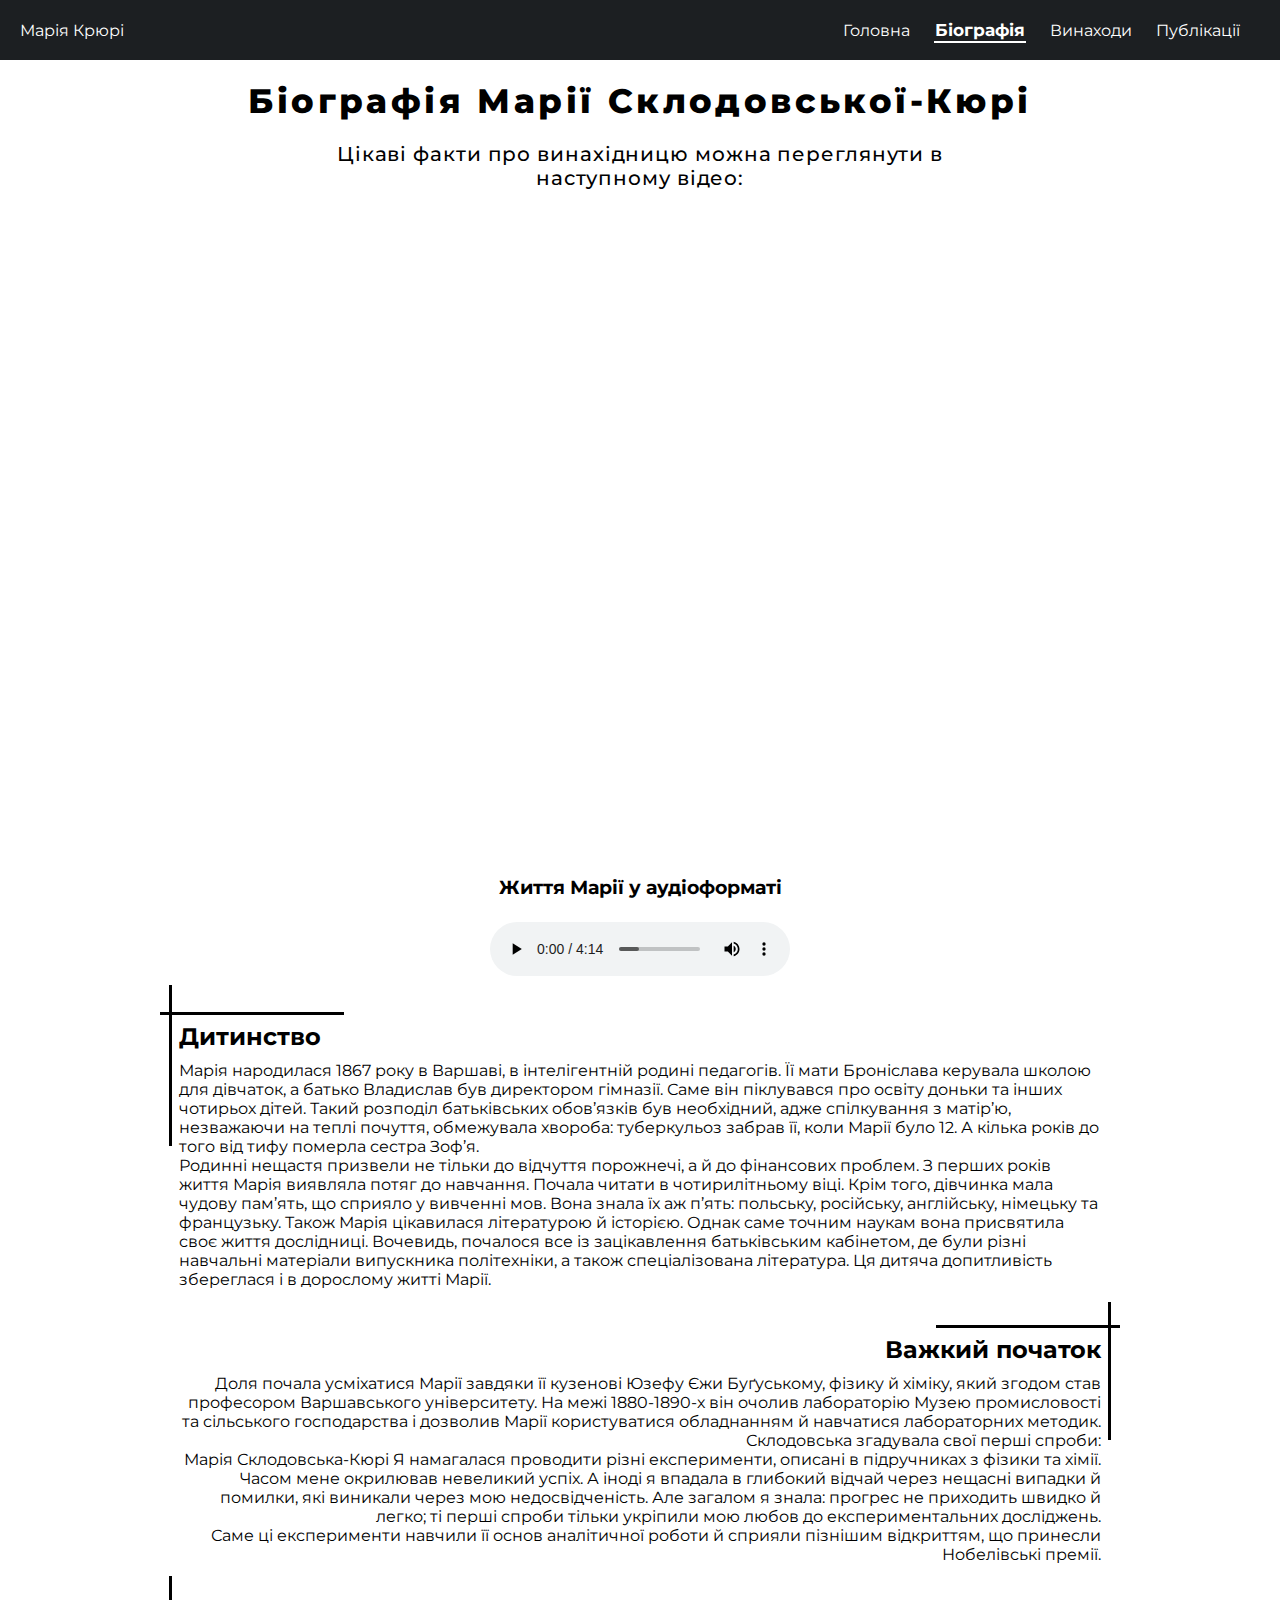
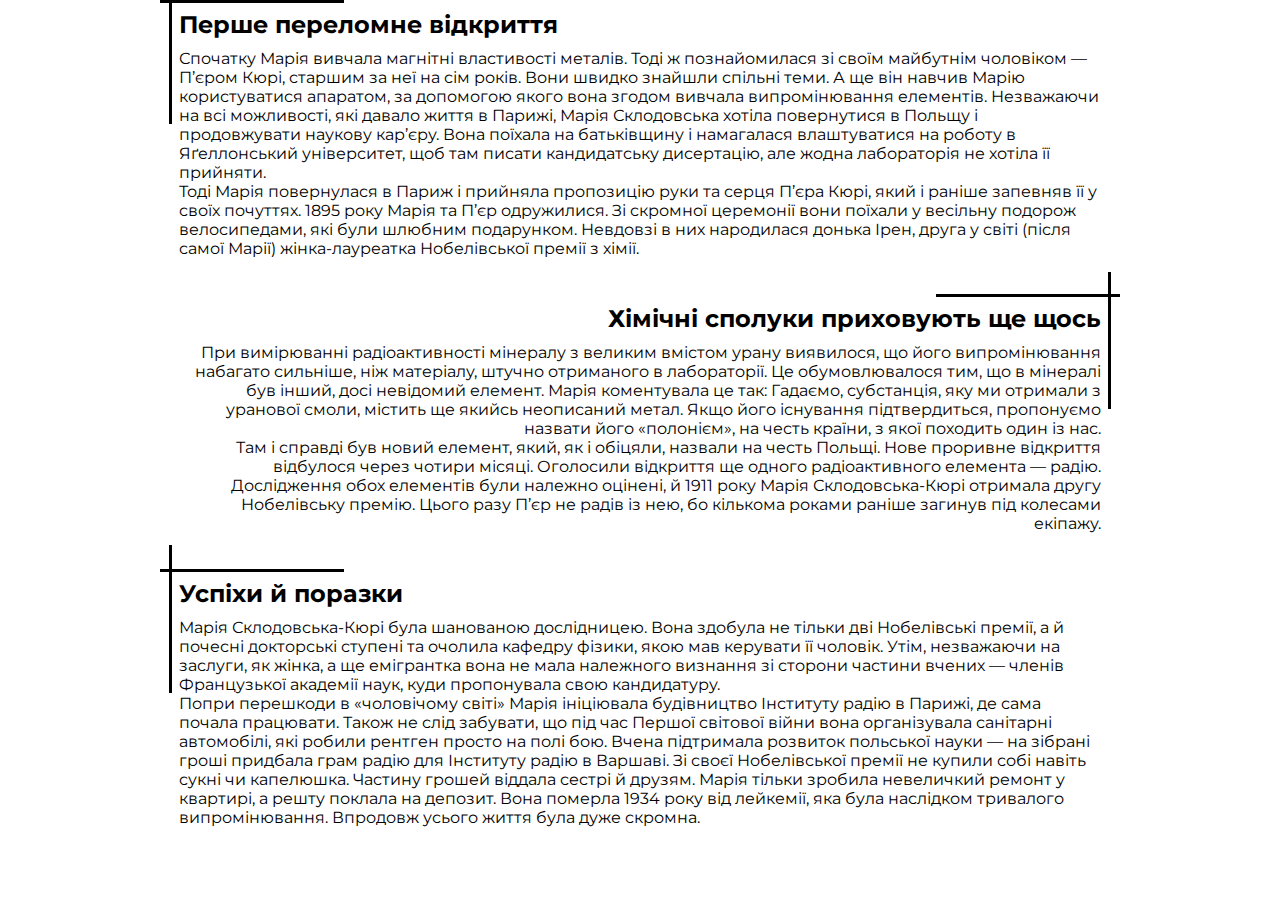
<file: bio.html>
<!DOCTYPE html>
<html>

<head>
    <title>Біографія</title>
    <link rel="stylesheet" href="css/style.css">
    <meta name="viewport" content="width=device-width, initial-scale=1">
</head>

<body>

    <header class="header">
        <div class="header-logo">Марія Крюрі</div>
        <div class="menu">
            <a href="/index.html" class="menu-item">Головна</a>
            <a href="/bio.html" class="menu-item active">Біографія</a>
            <a href="/invention.html" class="menu-item">Винаходи</a>
            <a href="/table.html" class="menu-item">Публікації</a>
        </div>
    </header>

    <div class="content-bio">
        <div class="title">
            <h1>Біографія Марії Склодовської-Кюрі</h1>
            <h2>Цікаві факти про винахідницю можна переглянути в наступному відео:</h2>
        </div>

        <div class="content-video">
            <iframe width="100%" height="100%" src="https://www.youtube.com/embed/_8dkaMkou_w?si=WavJ_647ao90aTCF"
                frameborder="0" allowfullscreen class="video"></iframe>
        </div>
        
        <div class="content-audio">
            <h3>Життя Марії у аудіоформаті</h2>
            <audio controls>
                <source src="info-audio.mp3" type="audio/mpeg">
                Текст, який відобразиться, якщо браузер не підтримує аудіо.
            </audio>
        </div>

        <div class="content-text">
            <div class="info info-even">
                <h2 class="info-title">
                    Дитинство
                </h2>
                <p class="info-text">
                    Марія народилася 1867 року в Варшаві, в інтелігентній родині педагогів. Її мати Броніслава керувала
                    школою для дівчаток, а батько Владислав був директором гімназії. Саме він піклувався про освіту
                    доньки
                    та інших чотирьох дітей. Такий розподіл батьківських обов’язків був необхідний, адже спілкування з
                    матір’ю, незважаючи на теплі почуття, обмежувала хвороба: туберкульоз забрав її, коли Марії було 12.
                    А
                    кілька років до того від тифу померла сестра Зоф’я.
                    <br>
                    Родинні нещастя призвели не тільки до відчуття
                    порожнечі, а й до фінансових проблем. З перших років життя Марія виявляла потяг до навчання. Почала
                    читати в чотирилітньому віці. Крім того, дівчинка мала чудову пам’ять, що сприяло у вивченні мов.
                    Вона
                    знала їх аж п’ять: польську, російську, англійську, німецьку та французьку. Також Марія цікавилася
                    літературою й історією. Однак саме точним наукам вона присвятила своє життя дослідниці. Вочевидь,
                    почалося все із зацікавлення батьківським кабінетом, де були різні навчальні матеріали випускника
                    політехніки, а також спеціалізована література. Ця дитяча допитливість збереглася і в дорослому
                    житті
                    Марії.
                </p>
            </div>

            <div class="info info-odd">
                <h2 class="info-title">
                    Важкий початок
                </h2>
                <p class="info-text">
                    Доля почала усміхатися Марії завдяки її кузенові Юзефу Єжи Буґуському, фізику й хіміку, який згодом
                    став
                    професором Варшавського університету. На межі 1880-1890-х він очолив лабораторію Музею промисловості
                    та
                    сільського господарства і дозволив Марії користуватися обладнанням й навчатися лабораторних методик.
                    Склодовська згадувала свої перші спроби:
                    <br>
                    Марія Склодовська-Кюрі
                    Я намагалася проводити різні експерименти, описані в підручниках з фізики та хімії. Часом мене
                    окрилював
                    невеликий успіх. А іноді я впадала в глибокий відчай через нещасні випадки й помилки, які виникали
                    через
                    мою недосвідченість. Але загалом я знала: прогрес не приходить швидко й легко; ті перші спроби
                    тільки
                    укріпили мою любов до експериментальних досліджень.
                    <br>
                    Саме ці експерименти навчили її основ аналітичної роботи й сприяли пізнішим відкриттям, що принесли
                    Нобелівські премії.
                </p>
            </div>

            <div class="info info-even">
                <h2 class="info-title">
                    Перше переломне відкриття
                </h2>
                <p class="info-text">
                    Спочатку Марія вивчала магнітні властивості металів. Тоді ж познайомилася зі своїм майбутнім
                    чоловіком —
                    П’єром Кюрі, старшим за неї на сім років. Вони швидко знайшли спільні теми. А ще він навчив Марію
                    користуватися апаратом, за допомогою якого вона згодом вивчала випромінювання елементів. Незважаючи
                    на
                    всі можливості, які давало життя в Парижі, Марія Склодовська хотіла повернутися в Польщу і
                    продовжувати
                    наукову кар’єру. Вона поїхала на батьківщину і намагалася влаштуватися на роботу в Яґеллонський
                    університет, щоб там писати кандидатську дисертацію, але жодна лабораторія не хотіла її прийняти.
                    <br>
                    Тоді Марія повернулася в Париж і прийняла пропозицію руки та серця П’єра Кюрі, який і раніше
                    запевняв її
                    у своїх почуттях. 1895 року Марія та П’єр одружилися. Зі скромної церемонії вони поїхали у весільну
                    подорож велосипедами, які були шлюбним подарунком. Невдовзі в них народилася донька Ірен, друга у
                    світі
                    (після самої Марії) жінка-лауреатка Нобелівської премії з хімії.
                </p>
            </div>

            <div class="info info-odd">
                <h2 class="info-title">
                    Хімічні сполуки приховують ще щось
                </h2>
                <p class="info-text">
                    При вимірюванні радіоактивності мінералу з великим вмістом урану виявилося, що його випромінювання
                    набагато сильніше, ніж матеріалу, штучно отриманого в лабораторії. Це обумовлювалося тим, що в
                    мінералі
                    був інший, досі невідомий елемент. Марія коментувала це так: Гадаємо, субстанція, яку ми отримали з
                    уранової смоли, містить ще якийсь неописаний метал. Якщо його існування підтвердиться, пропонуємо
                    назвати його «полонієм», на честь країни, з якої походить один із нас.
                    <br>
                    Там і справді був новий елемент, який, як і обіцяли, назвали на честь Польщі. Нове проривне
                    відкриття
                    відбулося через чотири місяці. Оголосили відкриття ще одного радіоактивного елемента — радію.
                    Дослідження обох елементів були належно оцінені, й 1911 року Марія Склодовська-Кюрі отримала другу
                    Нобелівську премію. Цього разу П’єр не радів із нею, бо кількома роками раніше загинув під колесами
                    екіпажу.
                </p>
            </div>

            <div class="info info-even">
                <h2 class="info-title">
                    Успіхи й поразки
                </h2>
                <p class="info-text">
                    Марія Склодовська-Кюрі була шанованою дослідницею. Вона здобула не тільки дві Нобелівські премії, а
                    й
                    почесні докторські ступені та очолила кафедру фізики, якою мав керувати її чоловік. Утім, незважаючи
                    на
                    заслуги, як жінка, а ще емігрантка вона не мала належного визнання зі сторони частини вчених —
                    членів
                    Французької академії наук, куди пропонувала свою кандидатуру.
                    <br>
                    Попри перешкоди в «чоловічому світі» Марія ініціювала будівництво Інституту радію в Парижі, де сама
                    почала працювати. Також не слід забувати, що під час Першої світової війни вона організувала
                    санітарні
                    автомобілі, які робили рентген просто на полі бою. Вчена підтримала розвиток польської науки — на
                    зібрані гроші придбала грам радію для Інституту радію в Варшаві. Зі своєї Нобелівської премії не
                    купили
                    собі навіть сукні чи капелюшка. Частину грошей віддала сестрі й друзям. Марія тільки зробила
                    невеличкий
                    ремонт у квартирі, а решту поклала на депозит. Вона померла 1934 року від лейкемії, яка була
                    наслідком
                    тривалого випромінювання. Впродовж усього життя була дуже скромна.
                </p>
            </div>
            <div class="footer"></div>
        </div>
    </div>


</body>

</html>
</file>
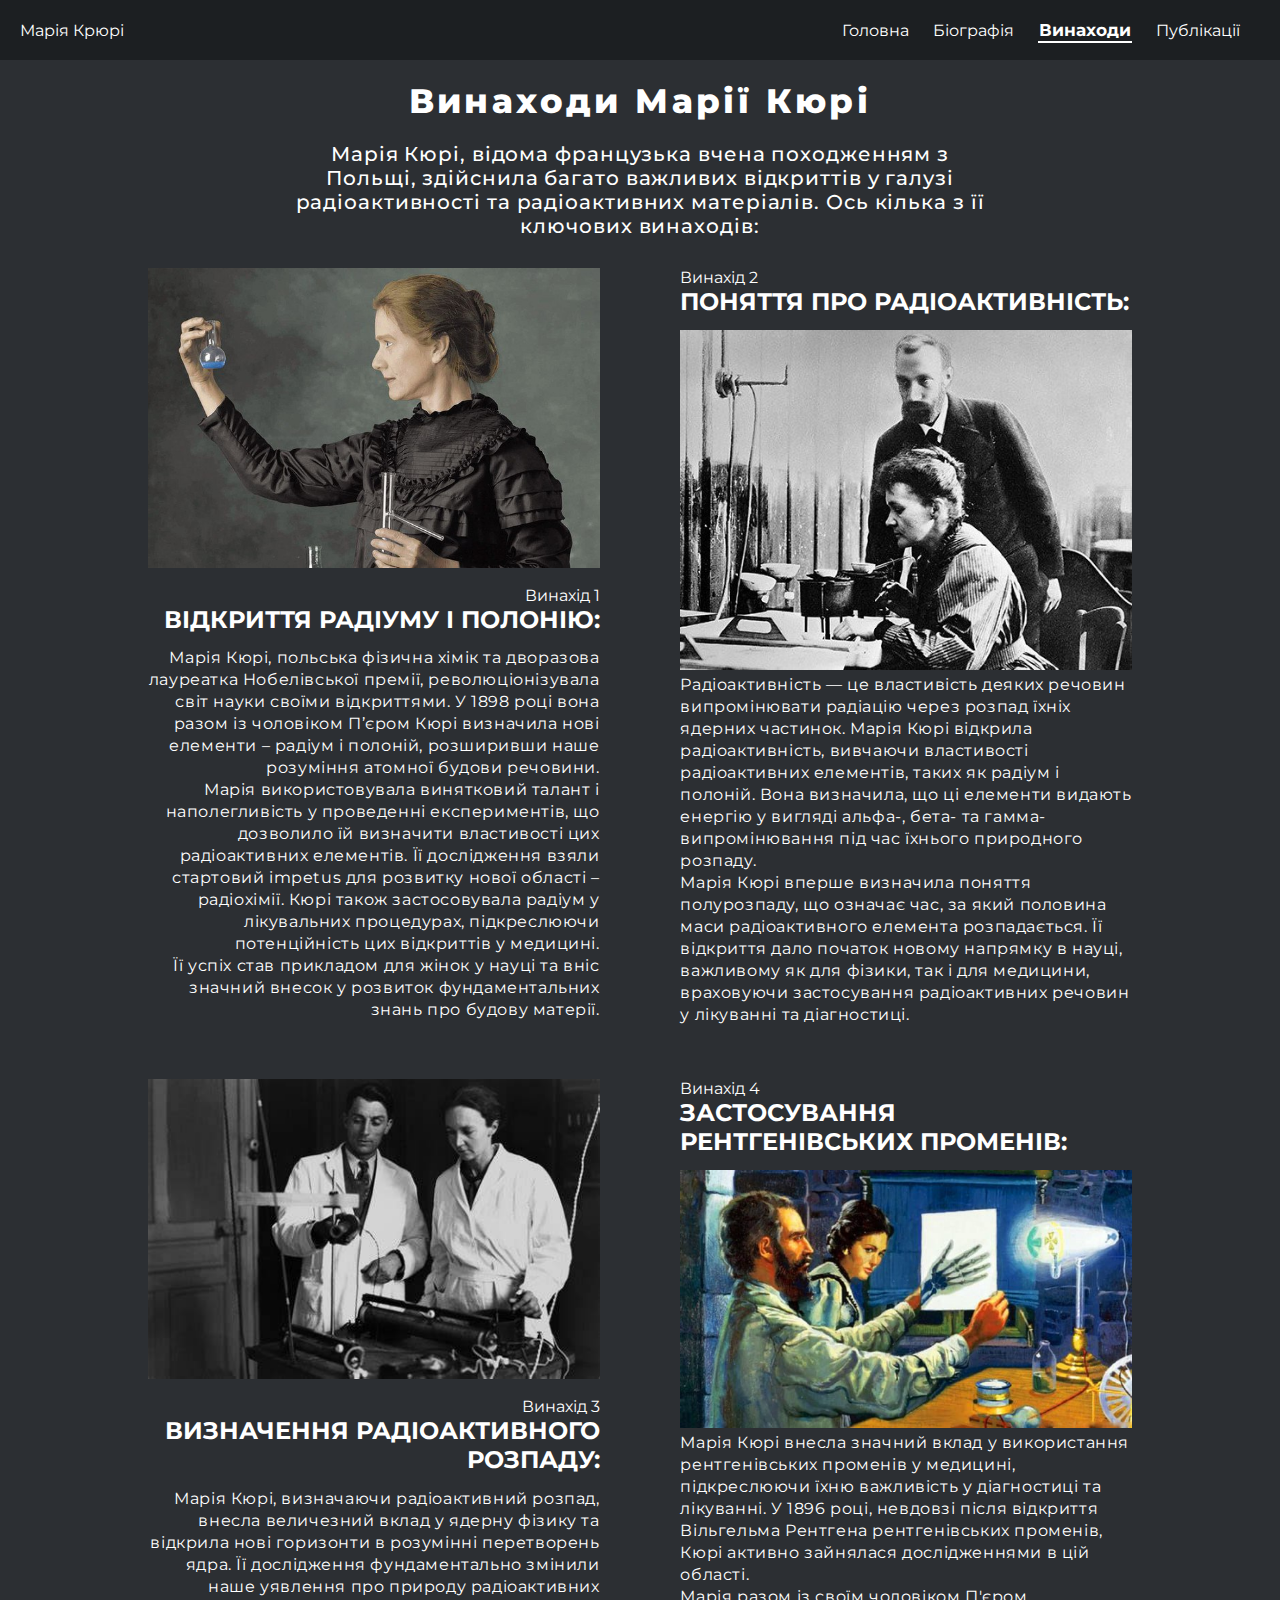
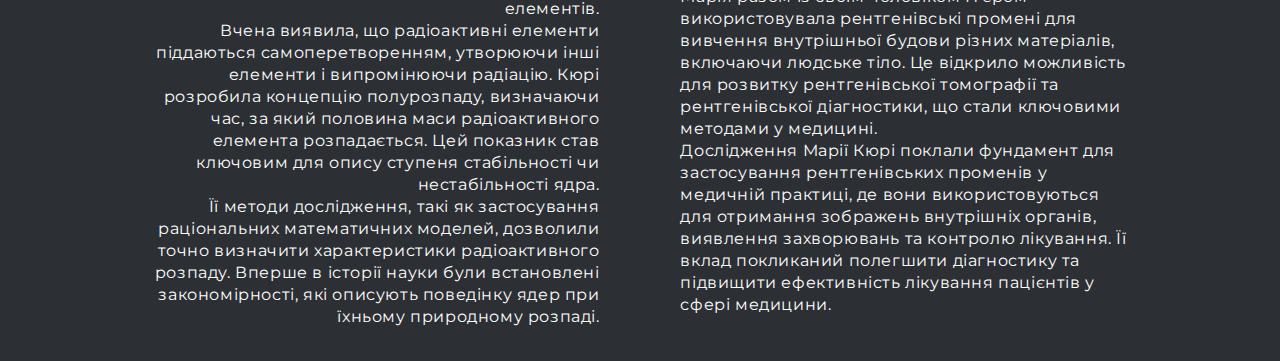
<file: invention.html>
<!DOCTYPE html>
<html>

<head>
    <meta name="viewport" content="width=device-width, initial-scale=1">
    <link rel="stylesheet" href="css/style.css">
    <title>Винаходи</title>
</head>

<body>

    <header class="header">
        <div class="header-logo">Марія Крюрі</div>
        <div class="menu">
            <a href="/index.html" class="menu-item">Головна</a>
            <a href="/bio.html" class="menu-item">Біографія</a>
            <a href="/invention.html" class="menu-item active">Винаходи</a>
            <a href="/table.html" class="menu-item">Публікації</a>
        </div>
    </header>

    <div class="boss">
        <div class="title">
            <h1>Винаходи Марії Кюрі</h1>
            <h2>Марія Кюрі, відома французька вчена походженням з Польщі, здійснила багато важливих відкриттів у галузі
                радіоактивності та радіоактивних матеріалів. Ось кілька з її ключових винаходів:</h2>
        </div>
        <div class="container">
            <div class="block odd">
                <img class="image" src="/images/inv.jpg" alt="Фото">
                <h3>Винахід 1</h3>
                <h2>Відкриття радіуму і полонію:</h2>
                <p>
                    Марія Кюрі, польська фізична хімік та дворазова лауреатка Нобелівської премії, революціонізувала
                    світ
                    науки своїми відкриттями. У 1898 році вона разом із чоловіком П’єром Кюрі визначила нові елементи –
                    радіум і полоній, розширивши наше розуміння атомної будови речовини.
                    <br>
                    Марія використовувала винятковий талант і наполегливість у проведенні експериментів, що дозволило їй
                    визначити властивості цих радіоактивних елементів. Її дослідження взяли стартовий impetus для
                    розвитку нової області – радіохімії. Кюрі також застосовувала радіум у лікувальних процедурах,
                    підкреслюючи потенційність цих відкриттів у медицині.
                    <br>
                    Її успіх став прикладом для жінок у науці та вніс значний внесок у розвиток фундаментальних знань
                    про будову матерії.
                </p>
            </div>
            <div class="block even">
                <h3>Винахід 2</h3>
                <h2>Поняття про радіоактивність:</h2>
                <img class="image" src="/images/1180.jpeg" alt="Фото">
                <p>
                    Радіоактивність — це властивість деяких речовин випромінювати радіацію через розпад їхніх ядерних
                    частинок. Марія Кюрі відкрила радіоактивність, вивчаючи властивості радіоактивних елементів, таких
                    як радіум і полоній. Вона визначила, що ці елементи видають енергію у вигляді альфа-, бета- та
                    гамма-випромінювання під час їхнього природного розпаду.
                    <br>
                    Марія Кюрі вперше визначила поняття полурозпаду, що означає час, за який половина маси
                    радіоактивного елемента розпадається. Її відкриття дало початок новому напрямку в науці, важливому
                    як для фізики, так і для медицини, враховуючи застосування радіоактивних речовин у лікуванні та
                    діагностиці.
                </p>
            </div>
        </div>

        <div class="container">
            <div class="block odd">
                <img class="image" src="/images/rozpad.jpg" alt="Фото">
                <h3>Винахід 3</h3>
                <h2>Визначення радіоактивного розпаду:</h2>
                <p>
                    Марія Кюрі, визначаючи радіоактивний розпад, внесла величезний вклад у ядерну фізику та відкрила
                    нові горизонти в розумінні перетворень ядра. Її дослідження фундаментально змінили наше уявлення про
                    природу радіоактивних елементів.
                    <br>
                    Вчена виявила, що радіоактивні елементи піддаються самоперетворенням, утворюючи інші елементи і
                    випромінюючи радіацію. Кюрі розробила концепцію полурозпаду, визначаючи час, за який половина маси
                    радіоактивного елемента розпадається. Цей показник став ключовим для опису ступеня стабільності чи
                    нестабільності ядра.
                    <br>
                    Її методи дослідження, такі як застосування раціональних математичних моделей, дозволили точно
                    визначити характеристики радіоактивного розпаду. Вперше в історії науки були встановлені
                    закономірності, які описують поведінку ядер при їхньому природному розпаді.
                </p>
            </div>
            <div class="block even">
                <h3>Винахід 4</h3>
                <h2>Застосування рентгенівських променів:</h2>
                <img class="image" src="/images/rentgen.jpg" alt="Фото">
                <p>
                    Марія Кюрі внесла значний вклад у використання рентгенівських променів у медицині, підкреслюючи їхню
                    важливість у діагностиці та лікуванні. У 1896 році, невдовзі після відкриття Вільгельма Рентгена
                    рентгенівських променів, Кюрі активно зайнялася дослідженнями в цій області.
                    <br>
                    Марія разом із своїм чоловіком П'єром використовувала рентгенівські промені для вивчення внутрішньої
                    будови різних матеріалів, включаючи людське тіло. Це відкрило можливість для розвитку рентгенівської
                    томографії та рентгенівської діагностики, що стали ключовими методами у медицині.
                    <br>
                    Дослідження Марії Кюрі поклали фундамент для застосування рентгенівських променів у медичній
                    практиці, де вони використовуються для отримання зображень внутрішніх органів, виявлення захворювань
                    та контролю лікування. Її вклад покликаний полегшити діагностику та підвищити ефективність лікування
                    пацієнтів у сфері медицини.
                </p>
            </div>
        </div>
    </div>


</body>

</html>
</file>
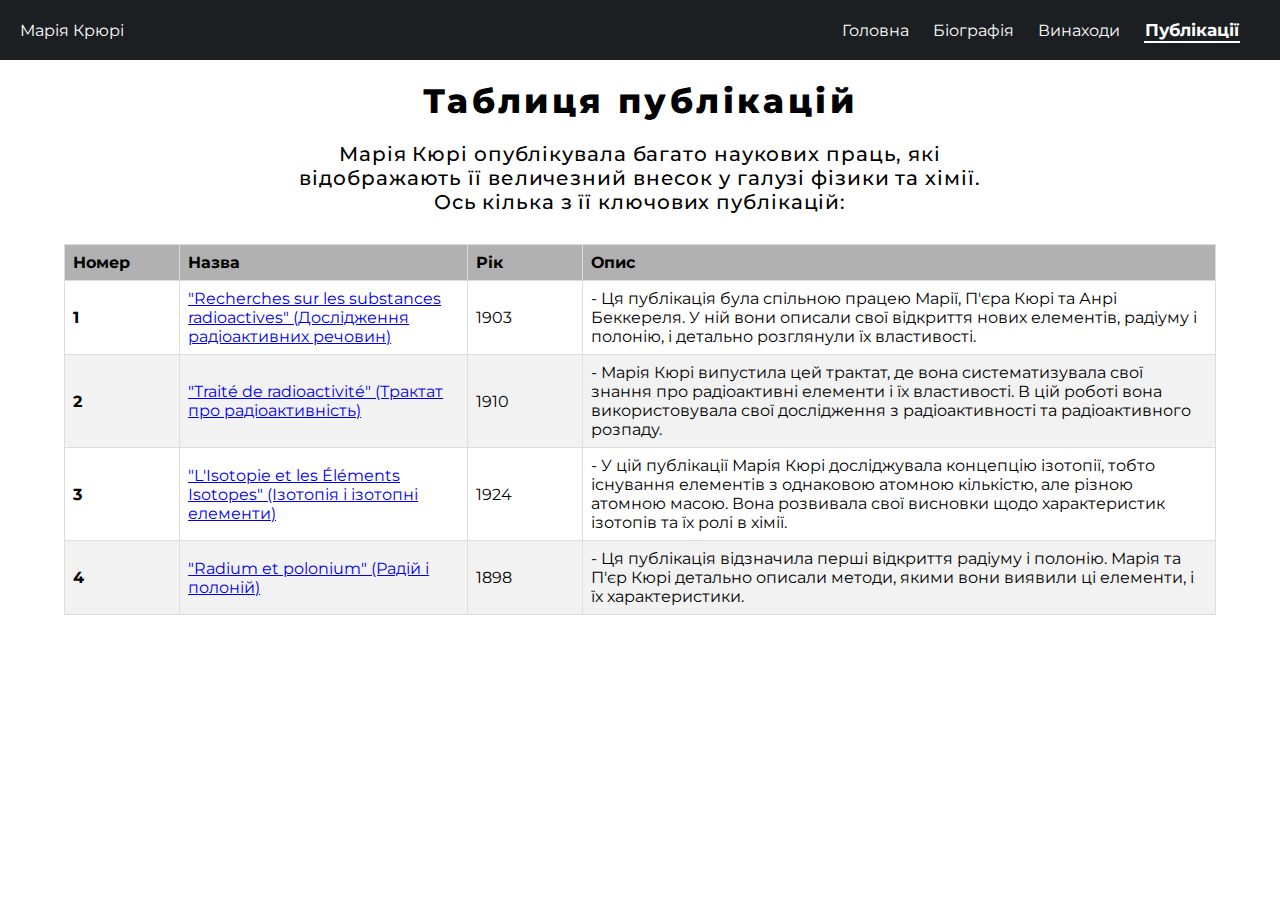
<file: table.html>
<!DOCTYPE html>
<html>

<head>
    <title>Публікації</title>
    <link rel="stylesheet" href="css/style.css">
    <meta name="viewport" content="width=device-width, initial-scale=1">
</head>

<body>

    <div class="content-table">
        <header class="header">
            <div class="header-logo">Марія Крюрі</div>
            <div class="menu">
                <a href="/index.html" class="menu-item">Головна</a>
                <a href="/bio.html" class="menu-item">Біографія</a>
                <a href="/invention.html" class="menu-item">Винаходи</a>
                <a href="/table.html" class="menu-item active">Публікації</a>
            </div>
        </header>
    
        <div class="title">
            <h1>Таблиця публікацій</h1>
            <h2>Марія Кюрі опублікувала багато наукових праць, які відображають її величезний внесок у галузі фізики та
                хімії. Ось кілька з її ключових публікацій:</h2>
        </div>
    
        <table class="horizontal-table">
            <tr>
                <th class="number-column">Номер</th>
                <th class="name-column">Назва</th>
                <th class="year-column">Рік</th>
                <th class="description-column">Опис</th>
            </tr>
            <tr>
                <td class="number-row">1</td>
                <td><a href="https://www.scribd.com/book/467463469/Recherches-sur-les-substances-radioactives">
                        "Recherches sur les substances radioactives" (Дослідження радіоактивних речовин)
                    </a></td>
                <td>1903</td>
                <td>- Ця публікація була спільною працею Марії, П'єра Кюрі та Анрі Беккереля. У ній вони описали свої
                    відкриття нових елементів, радіуму і полонію, і детально розглянули їх властивості.</td>
            </tr>
            <tr class="row-gray">
                <td class="number-row">2</td>
                <td><a href="https://www.amazon.com/Trait%C3%A9-Radioactivit%C3%A9-Classic-Reprint-French/dp/0259267759">
                        "Traité de radioactivité" (Трактат про радіоактивність)
                    </a></td>
                <td>1910</td>
                <td>- Марія Кюрі випустила цей трактат, де вона систематизувала свої знання про радіоактивні елементи і їх
                    властивості. В цій роботі вона використовувала свої дослідження з радіоактивності та радіоактивного
                    розпаду.</td>
            </tr>
            <tr>
                <td class="number-row">3</td>
                <td><a href="https://www.nature.com/articles/115453b0">
                        "L'Isotopie et les Éléments Isotopes" (Ізотопія і ізотопні елементи)
                    </a></td>
                <td>1924</td>
                <td>- У цій публікації Марія Кюрі досліджувала концепцію ізотопії, тобто існування елементів з однаковою
                    атомною кількістю, але різною атомною масою. Вона розвивала свої висновки щодо характеристик ізотопів та
                    їх ролі в хімії.</td>
            </tr>
            <tr class="row-gray">
                <td class="number-row">4</td>
                <td><a href="https://www.scribd.com/book/471178307/The-Discovery-of-Radium-and-Radio-Active-Substances">
                        "Radium et polonium" (Радій і полоній)
                    </a></td>
                <td>1898</td>
                <td>- Ця публікація відзначила перші відкриття радіуму і полонію. Марія та П'єр Кюрі детально описали
                    методи, якими вони виявили ці елементи, і їх характеристики.</td>
            </tr>
        </table>
        <div class="footer"></div>
    </div>

</body>

</html>
</file>
<file: css/style.css>
@import url("https://fonts.googleapis.com/css2?family=Montserrat&display=swap");

* {
  margin: 0;
  padding: 0;
  box-sizing: border-box;
}

body,
html {
  height: 100%;
  margin: 0;
  font-family: "Montserrat", sans-serif;
}

/* Стилі для шапки сайту */
.header {
  background-color: #1c1f22;
  color: #fff;
  padding: 20px;
  display: flex;
  justify-content: space-between;
  align-items: center;
  position: fixed;
  width: 100%;
  z-index: 9999;
}

.menu-item {
  margin-right: 20px;
  text-decoration: none;
  color: #fff;
  transition: all 0.3s;
  position: relative;
}

.menu-item::before {
  content: "";
  position: absolute;
  top: 100%;
  left: 0;
  width: 100%;
  height: 2px;
  background-color: transparent;
  /* Початковий колір лінії */
  transition: background-color 0.3s;
  /* Плавний перехід для кольору */
}

.menu-item:hover {
  font-size: 17px;
  padding: 1px;
  font-weight: bold;
  /* Зробимо текст жирним при наведенні */
}

.menu-item:hover::before {
  background-color: #fff;
  /* Колір лінії при наведенні */
}

.menu .active {
  font-size: 17px;
  padding: 1px;
  font-weight: bold;
  /* Зробимо текст жирним при наведенні */
  color: #fff;
}

.active::before {
  content: "";
  position: absolute;
  top: 100%;
  left: 0;
  width: 100%;
  height: 2px;
  background-color: #fff;
  /* Початковий колір лінії */
  transition: background-color 0.3s;
  /* Плавний перехід для кольору */
}


/* Стилі для фото на всю сторінку */
.background-image {
  background-image: url("/images/home2.png");
  height: 100%;
  background-position: center;
  background-repeat: no-repeat;
  background-size: cover;
}

/* Стилі для блока з заволоком, підзаволоком і кнопкою */
.content {
  text-align: left;
  width: 30%;
  display: flex;
  /* align-items: center; */
  flex-direction: column;
  color: #fff;
  padding: 20px;
  position: absolute;
  top: 60%;
  left: 25%;
  transform: translate(-50%, -50%);
}

.content p {
  margin-bottom: 20px;
  margin-top: 10px;
}

/* Стилі для кнопки */
.button {
  /* background-color: #4caf50; */
  color: white;
  width: 60%;
  text-align: center;
  padding: 10px 20px;
  border: 1px solid white;
  transition: 0.5s ease;
  text-decoration: none;
}

.button:hover {
  color: black;
  background-color: #fff;
}

.boss {
  background: #2c2f33;
  color: #fff;
}

.title {
  text-align: center;
  display: flex;
  flex-direction: column;
  justify-content: center;
  align-items: center;
  padding-top: 60px;
}

.title h1 {
  font-size: 34px;
  font-weight: 800;
  margin: 20px;
  letter-spacing: 3.4px;
}

.title h2 {
  font-size: 20px;
  font-weight: 500;
  width: 55vw;
  margin-bottom: 10px;
  letter-spacing: 0.9px;
}

/* Стилі для контейнера блоків */
.container {
  display: flex;
  justify-content: space-between;
  margin: 0 auto;
  height: 100%;
  width: 80%;
}

/* Стилі для кожного блоку */
.block {
  padding: 20px;
  text-align: center;
  flex-basis: 48%;
  /* Розділити контейнер приблизно на 48% ширини кожного блоку */
}

.block h2 {
  text-transform: uppercase;
}

.block h3 {
  font-weight: 400;
  font-size: 16px;
}

.block p {
  letter-spacing: 0.6px;
  line-height: 22px;
}

/* Стилі для фото */
.image {
  width: 100%;
}

/* Стилі для парних елементів */
.even {
  text-align: left;
}

.even h2,
p {
  margin-bottom: 3%;
}

/* Стилі для непарних елементів */
.odd {
  text-align: right;
}

.odd h3 {
  margin-top: 3%;
}

.odd h2,
p {
  margin-bottom: 3%;
}

/* Стилі для таблиці */
table {
  border-collapse: collapse;
  width: 90%;
  margin: 20px auto;
}

.content-table {
  height: 100%;
}

/* Стилі для заголовку таблиці */
th {
  background-color: #b1b1b1;
}

th,
td {
  border: 1px solid #ddd;
  text-align: left;
  padding: 8px;
}

.row-gray {
  background-color: #f2f2f2;
}

.number-row {
  font-weight: bold;
}

.number-column,
.year-column {
  width: 10%;
}

.name-column {
  width: 25%;
}

.content-bio {
  width: 80%;
  margin: 0 auto;
}

.content-video {
  display: flex;
  justify-content: center;
  align-items: center;
  width: 100%;
  height: 70vh;
  margin-bottom: 2%;
}

.content-audio {
  display: flex;
  justify-content: center;
  flex-direction: column;
  align-items: center;
}

.content-audio h3 {
  margin: 2% 0;
}

.content-text {
  width: 70%;
  margin: 0 auto;
}

.info {
  position: relative;
  margin: 5% 0;
}

.info-odd {
  text-align: right;
}

.info-even::before {
  content: "";
  position: absolute;
  top: 0;
  left: -1%;
  width: 20%;
  height: 3px;
  background-color: #000;
  /* Колір лінії */
  margin: -10px;
}

.info-even::after {
  content: "";
  position: absolute;
  top: -10%;
  left: 0;
  width: 3px;
  height: 60%;
  background-color: #000;
  /* Колір лінії */
  margin: -10px;
}

.info-odd::before {
  content: "";
  position: absolute;
  top: 0;
  right: -1%;
  width: 20%;
  height: 3px;
  background-color: #000;
  margin: -10px;
}

.info-odd::after {
  content: "";
  position: absolute;
  top: -10%;
  right: 0;
  width: 3px;
  height: 60%;
  background-color: #000;
  /* Колір лінії */
  margin: -10px;
}

.info-title {
  margin-bottom: 10px;
}


.footer {
  height: 5vh;
}


@media screen and (max-width: 1366px) {
  .content-text {
    width: 80%;
  }
}

@media screen and (max-width: 1024px) {
  .content-text {
    width: 100%;
  }

  .container {
    width: 100%;
  }

  .block {
    flex-basis: 100%;
  }

  .title h2 {
    width: 95vw;
  }

  .content {
    width: 50%;
  }

  .button {
    width: 70%;
  }
}

@media screen and (max-width: 767px) {
  .container {
    flex-direction: column;
    /* Розміщення блоків в стовпці на малих екранах */
    width: 100%;
  }

  .block {
    flex-basis: 100%;
    /* Блоки на повну ширину екрану на малих екранах */
    text-align: center;
  }

  .block h3,
  h2,
  p {
    text-align: justify;
  }

  .title h2 {
    text-align: center;
    width: 90vw;
  }

  table.horizontal-table {
    display: block;
    width: auto;
  }

  table.horizontal-table th,
  table.horizontal-table td {
    display: block;
    width: 100%;
    text-align: left;
  }

  .info-odd>.info-title {
    text-align: right;
  }


  .info-even::after,
  .info-odd::after {
    top: -3%;
    height: 45%;
  }
}

@media screen and (min-width: 480px) and (max-width: 767px) {
  .menu {
    margin: 0 auto;
  }

  .content {
    width: 85%;
    display: flex;
    justify-content: center;
    align-items: center;
    flex-direction: column;
    color: #fff;
    /* Колір тексту */
    padding: 20px;
    text-align: center;
    position: absolute;
    top: 70%;
    left: 50%;
    transform: translate(-50%, -50%);
  }

  .background-image {
    background-image: url("/images/home458.png");
    background-position: center;
    background-repeat: no-repeat;
    background-size: cover;
    height: 100vh;
  }

  .info {
    margin-top: 30px;
  }
}

@media screen and (min-width: 480px) {
  .content-bio {
    width: 90%;
  }
}

@media screen and (max-width: 480px) {
  .header-logo {
    display: none;
    padding: 0;
  }

  .menu {
    margin: 0 auto;
  }

  .menu-item {
    margin-right: 5px;
    font-size: 14px;
  }

  .content {
    width: 95%;
    display: flex;
    padding: 20px;
    text-align: center;
    position: absolute;
    top: 70%;
    left: 50%;
    transform: translate(-50%, -50%);
  }

  .title h1 {
    font-size: 25px;
    margin: 20px 0;
  }

  .title h2 {
    font-size: 16px;
  }

  .background-image {
    background-image: url("/images/home458.png");
    max-width: 100%;
    height: 100vh;
    background-position: center;
    background-repeat: no-repeat;
    background-size: cover;
  }

  .button {
    width: 80%;
    margin: 0 auto;
  }

  .content-bio {
    width: 90%;
  }

  .content-video {
    height: 60vh;
  }

  .content-text {
    width: 95%;
  }

  .info {
    margin-top: 30px;
  }

  .info-odd .info-title {
    text-align: right;
  }

  .info-even::after {
    top: -3%;
    height: 45%;
  }

  .info::after {
    top: -2%;
    width: 3px;
    height: 20%;
  }

  .info::before {
    width: 25%;
  }
}
</file>
